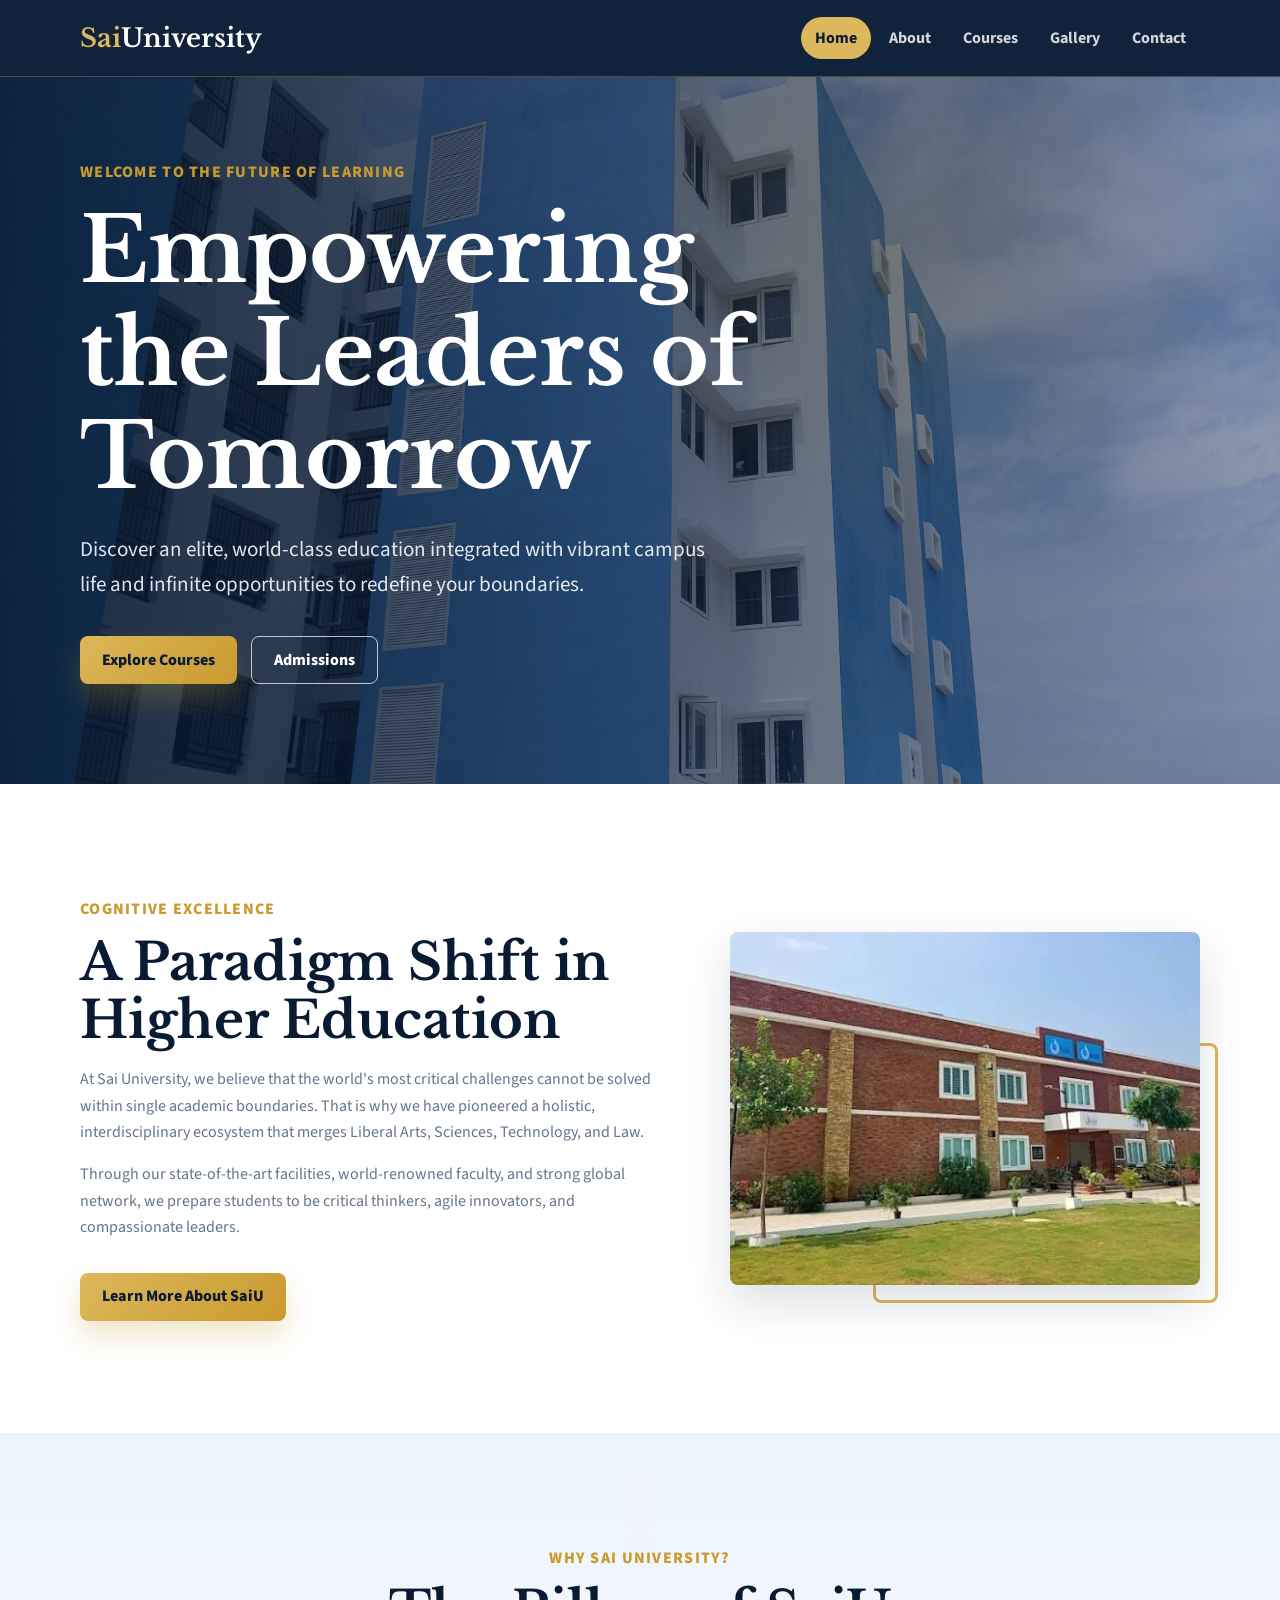
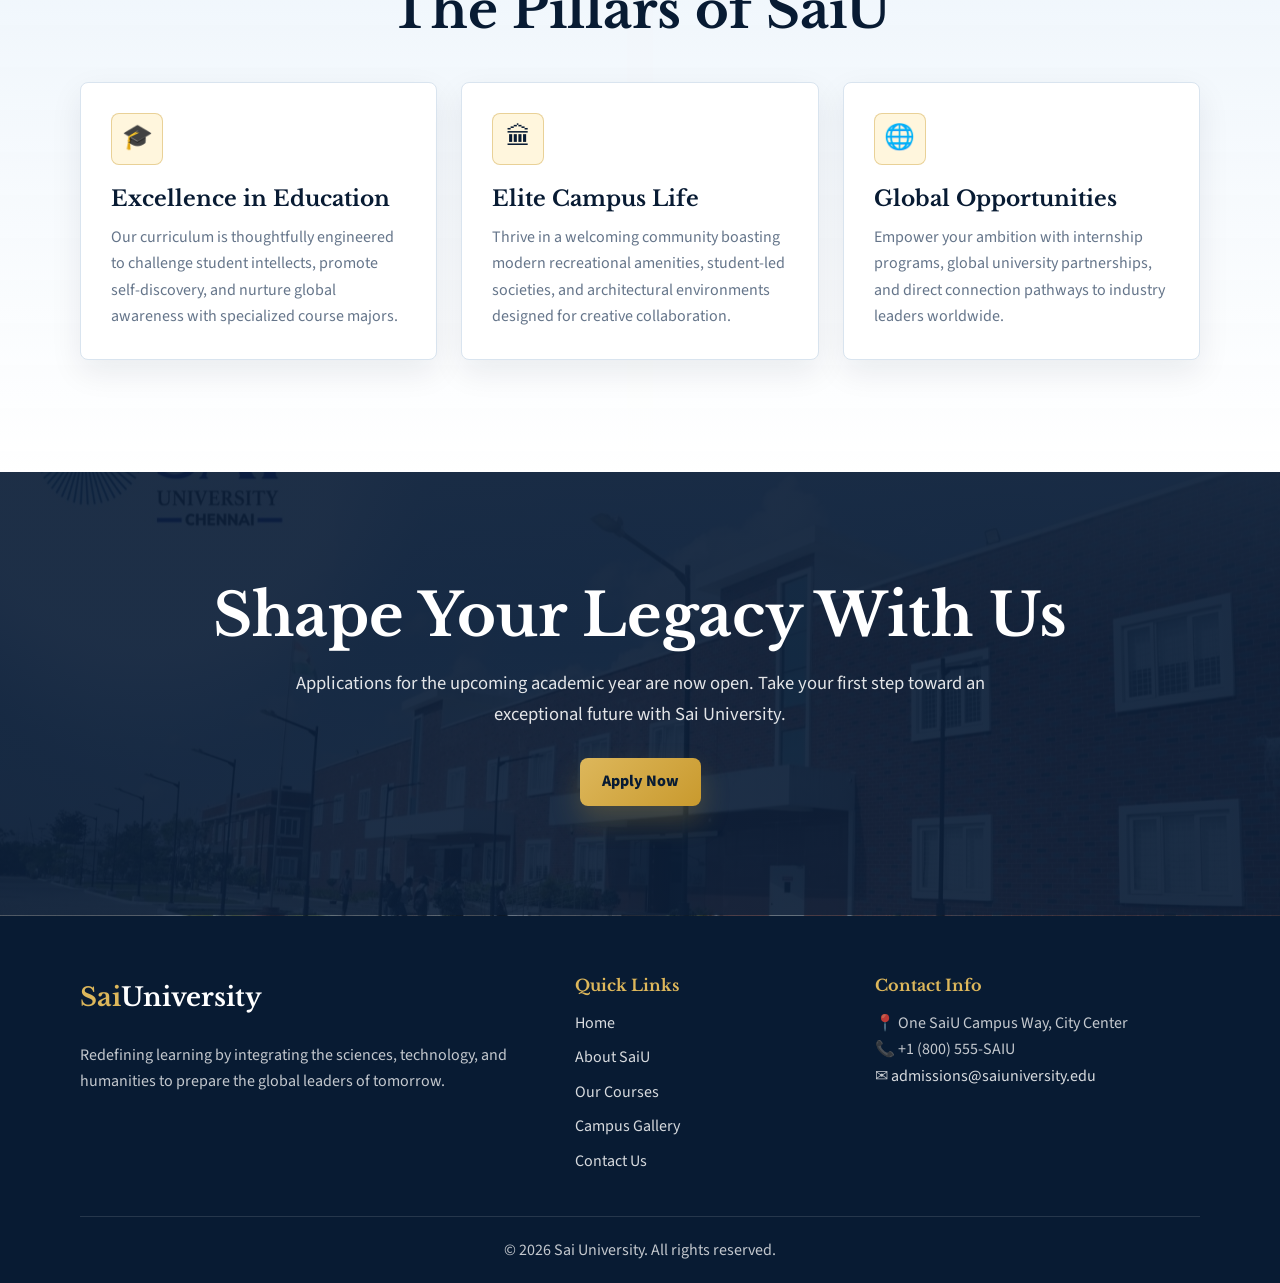
<file: index.html>
<!DOCTYPE html>
<html lang="en">
<head>
    <meta charset="UTF-8">
    <meta name="viewport" content="width=device-width, initial-scale=1.0">
    <meta name="description" content="Sai University (SaiU) - A premier global university in India integrating liberal arts, sciences, technology, and law.">
    <title>Sai University | Home</title>
    <!-- Master CSS Link -->
    <link rel="stylesheet" href="style.css">
</head>
<body>

    <!-- Premium Navigation Header -->
    <header class="site-header">
        <div class="nav-container">
            <a href="index.html" class="logo">
                <span class="logo-gold">Sai</span><span class="logo-white"> University</span>
            </a>
            <nav>
                <ul class="nav-menu">
                    <li><a href="index.html" class="nav-link active">Home</a></li>
                    <li><a href="about.html" class="nav-link">About</a></li>
                    <li><a href="courses.html" class="nav-link">Courses</a></li>
                    <li><a href="gallery.html" class="nav-link">Gallery</a></li>
                    <li><a href="contact.html" class="nav-link">Contact</a></li>
                </ul>
            </nav>
            <button class="hamburger" aria-label="Toggle Navigation">
                <span class="bar"></span>
                <span class="bar"></span>
                <span class="bar"></span>
            </button>
        </div>
    </header>

    <main>
        <!-- Magnificent Hero Section -->
        <section class="home-hero" style="background-image: url('images/building.webp');">
            <div class="container">
                <div class="home-hero-content">
                    <span class="home-hero-subtitle">Welcome to the Future of Learning</span>
                    <h1>Empowering the Leaders of Tomorrow</h1>
                    <p>Discover an elite, world-class education integrated with vibrant campus life and infinite opportunities to redefine your boundaries.</p>
                    <div class="cta-group">
                        <a href="courses.html" class="btn-gold">Explore Courses</a>
                        <a href="contact.html" class="btn-outline">Admissions</a>
                    </div>
                </div>
            </div>
        </section>

        <!-- Brief Narrative Intro -->
        <section class="section">
            <div class="container">
                <div class="split-section">
                    <div class="split-text-col">
                        <span class="section-subtitle">Cognitive Excellence</span>
                        <h2>A Paradigm Shift in Higher Education</h2>
                        <p>At Sai University, we believe that the world's most critical challenges cannot be solved within single academic boundaries. That is why we have pioneered a holistic, interdisciplinary ecosystem that merges Liberal Arts, Sciences, Technology, and Law.</p>
                        <p>Through our state-of-the-art facilities, world-renowned faculty, and strong global network, we prepare students to be critical thinkers, agile innovators, and compassionate leaders.</p>
                        <a href="about.html" class="btn-gold" style="margin-top: 1rem;">Learn More About SaiU</a>
                    </div>
                    <div class="split-image-col">
                        <img src="images/college.jpg" alt="Sai University Campus Life">
                    </div>
                </div>
            </div>
        </section>

        <!-- Dynamic Pillar Cards -->
        <section class="section section-bg">
            <div class="container">
                <div class="section-title-container">
                    <span class="section-subtitle">Why Sai University?</span>
                    <h2 class="section-title">The Pillars of SaiU</h2>
                </div>
                
                <div class="features-grid">
                    <div class="feature-card">
                        <div class="feature-icon-wrapper">&#127891;</div>
                        <h3>Excellence in Education</h3>
                        <p>Our curriculum is thoughtfully engineered to challenge student intellects, promote self-discovery, and nurture global awareness with specialized course majors.</p>
                    </div>
                    <div class="feature-card">
                        <div class="feature-icon-wrapper">&#127963;</div>
                        <h3>Elite Campus Life</h3>
                        <p>Thrive in a welcoming community boasting modern recreational amenities, student-led societies, and architectural environments designed for creative collaboration.</p>
                    </div>
                    <div class="feature-card">
                        <div class="feature-icon-wrapper">&#127760;</div>
                        <h3>Global Opportunities</h3>
                        <p>Empower your ambition with internship programs, global university partnerships, and direct connection pathways to industry leaders worldwide.</p>
                    </div>
                </div>
            </div>
        </section>

        <!-- Admissions Call to Action -->
        <section class="cta-banner" style="background-image: linear-gradient(rgba(10, 29, 55, 0.92), rgba(10, 29, 55, 0.92)), url('images/entrance.jpg');">
            <div class="container">
                <h2>Shape Your Legacy With Us</h2>
                <p>Applications for the upcoming academic year are now open. Take your first step toward an exceptional future with Sai University.</p>
                <a href="contact.html" class="btn-gold">Apply Now</a>
            </div>
        </section>
    </main>

    <!-- Premium Footer -->
    <footer class="site-footer">
        <div class="container">
            <div class="footer-grid">
                <div class="footer-brand">
                    <a href="index.html" class="logo" style="margin-bottom: 1.5rem;">
                        <span class="logo-gold">Sai</span><span class="logo-white"> University</span>
                    </a>
                    <p>Redefining learning by integrating the sciences, technology, and humanities to prepare the global leaders of tomorrow.</p>
                </div>
                <div class="footer-col">
                    <h4>Quick Links</h4>
                    <ul class="footer-links-list">
                        <li><a href="index.html">Home</a></li>
                        <li><a href="about.html">About SaiU</a></li>
                        <li><a href="courses.html">Our Courses</a></li>
                        <li><a href="gallery.html">Campus Gallery</a></li>
                        <li><a href="contact.html">Contact Us</a></li>
                    </ul>
                </div>
                <div class="footer-col">
                    <h4>Contact Info</h4>
                    <div class="footer-contact-details">
                        <p><span class="icon">&#128205;</span> One SaiU Campus Way, City Center</p>
                        <p><span class="icon">&#128222;</span> +1 (800) 555-SAIU</p>
                        <p><span class="icon">&#9993;</span> <a href="mailto:admissions@saiuniversity.edu">admissions@saiuniversity.edu</a></p>
                    </div>
                </div>
            </div>
            <div class="footer-bottom">
                <p>&copy; 2026 Sai University. All rights reserved.</p>
            </div>
        </div>
    </footer>

    <!-- Master Script Link -->
    <script src="script.js"></script>
</body>
</html>
</file>
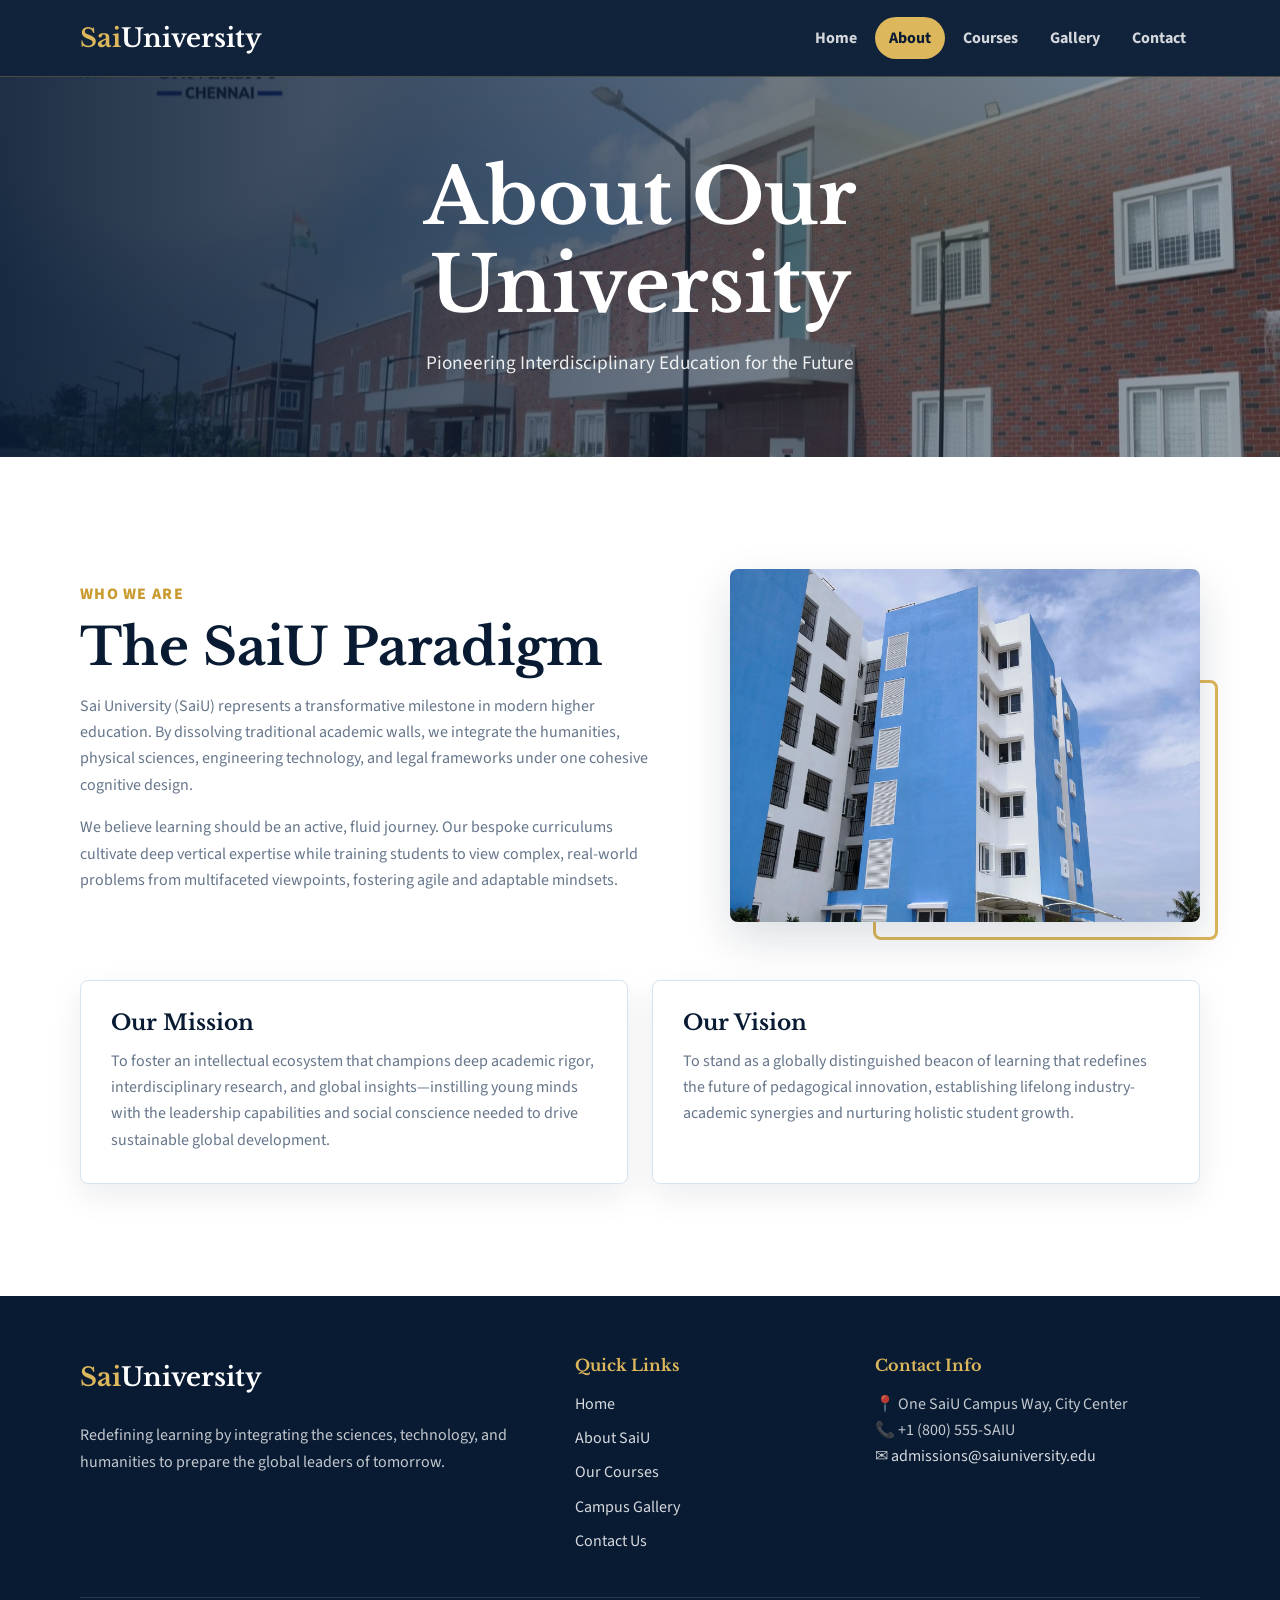
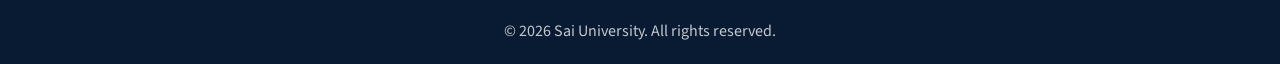
<file: about.html>
<!DOCTYPE html>
<html lang="en">
<head>
    <meta charset="UTF-8">
    <meta name="viewport" content="width=device-width, initial-scale=1.0">
    <meta name="description" content="Learn about Sai University's unique educational paradigm, mission, vision, and core interdisciplinary values.">
    <title>About | Sai University</title>
    <!-- Master CSS Link -->
    <link rel="stylesheet" href="style.css">
</head>
<body>

    <!-- Premium Navigation Header -->
    <header class="site-header">
        <div class="nav-container">
            <a href="index.html" class="logo">
                <span class="logo-gold">Sai</span><span class="logo-white"> University</span>
            </a>
            <nav>
                <ul class="nav-menu">
                    <li><a href="index.html" class="nav-link">Home</a></li>
                    <li><a href="about.html" class="nav-link active">About</a></li>
                    <li><a href="courses.html" class="nav-link">Courses</a></li>
                    <li><a href="gallery.html" class="nav-link">Gallery</a></li>
                    <li><a href="contact.html" class="nav-link">Contact</a></li>
                </ul>
            </nav>
            <button class="hamburger" aria-label="Toggle Navigation">
                <span class="bar"></span>
                <span class="bar"></span>
                <span class="bar"></span>
            </button>
        </div>
    </header>

    <main>
        <!-- Majestic Inner Page Hero -->
        <section class="hero-banner" style="background-image: url('images/entrance.jpg');">
            <div class="hero-banner-content">
                <h1>About Our University</h1>
                <p>Pioneering Interdisciplinary Education for the Future</p>
            </div>
        </section>

        <!-- Our Paradigm Narrative Section -->
        <section class="section">
            <div class="container">
                <div class="split-section">
                    <div class="split-text-col">
                        <span class="section-subtitle">Who We Are</span>
                        <h2>The SaiU Paradigm</h2>
                        <p>Sai University (SaiU) represents a transformative milestone in modern higher education. By dissolving traditional academic walls, we integrate the humanities, physical sciences, engineering technology, and legal frameworks under one cohesive cognitive design.</p>
                        <p>We believe learning should be an active, fluid journey. Our bespoke curriculums cultivate deep vertical expertise while training students to view complex, real-world problems from multifaceted viewpoints, fostering agile and adaptable mindsets.</p>
                    </div>
                    <div class="split-image-col">
                        <img src="images/building.webp" alt="Sai University Campus Building">
                    </div>
                </div>

                <!-- Mission & Vision Value Cards -->
                <div class="values-grid">
                    <div class="value-card">
                        <h3>Our Mission</h3>
                        <p>To foster an intellectual ecosystem that champions deep academic rigor, interdisciplinary research, and global insights—instilling young minds with the leadership capabilities and social conscience needed to drive sustainable global development.</p>
                    </div>
                    <div class="value-card">
                        <h3>Our Vision</h3>
                        <p>To stand as a globally distinguished beacon of learning that redefines the future of pedagogical innovation, establishing lifelong industry-academic synergies and nurturing holistic student growth.</p>
                    </div>
                </div>
            </div>
        </section>
    </main>

    <!-- Premium Footer -->
    <footer class="site-footer">
        <div class="container">
            <div class="footer-grid">
                <div class="footer-brand">
                    <a href="index.html" class="logo" style="margin-bottom: 1.5rem;">
                        <span class="logo-gold">Sai</span><span class="logo-white"> University</span>
                    </a>
                    <p>Redefining learning by integrating the sciences, technology, and humanities to prepare the global leaders of tomorrow.</p>
                </div>
                <div class="footer-col">
                    <h4>Quick Links</h4>
                    <ul class="footer-links-list">
                        <li><a href="index.html">Home</a></li>
                        <li><a href="about.html">About SaiU</a></li>
                        <li><a href="courses.html">Our Courses</a></li>
                        <li><a href="gallery.html">Campus Gallery</a></li>
                        <li><a href="contact.html">Contact Us</a></li>
                    </ul>
                </div>
                <div class="footer-col">
                    <h4>Contact Info</h4>
                    <div class="footer-contact-details">
                        <p><span class="icon">&#128205;</span> One SaiU Campus Way, City Center</p>
                        <p><span class="icon">&#128222;</span> +1 (800) 555-SAIU</p>
                        <p><span class="icon">&#9993;</span> <a href="mailto:admissions@saiuniversity.edu">admissions@saiuniversity.edu</a></p>
                    </div>
                </div>
            </div>
            <div class="footer-bottom">
                <p>&copy; 2026 Sai University. All rights reserved.</p>
            </div>
        </div>
    </footer>

    <!-- Master Script Link -->
    <script src="script.js"></script>
</body>
</html>
</file>
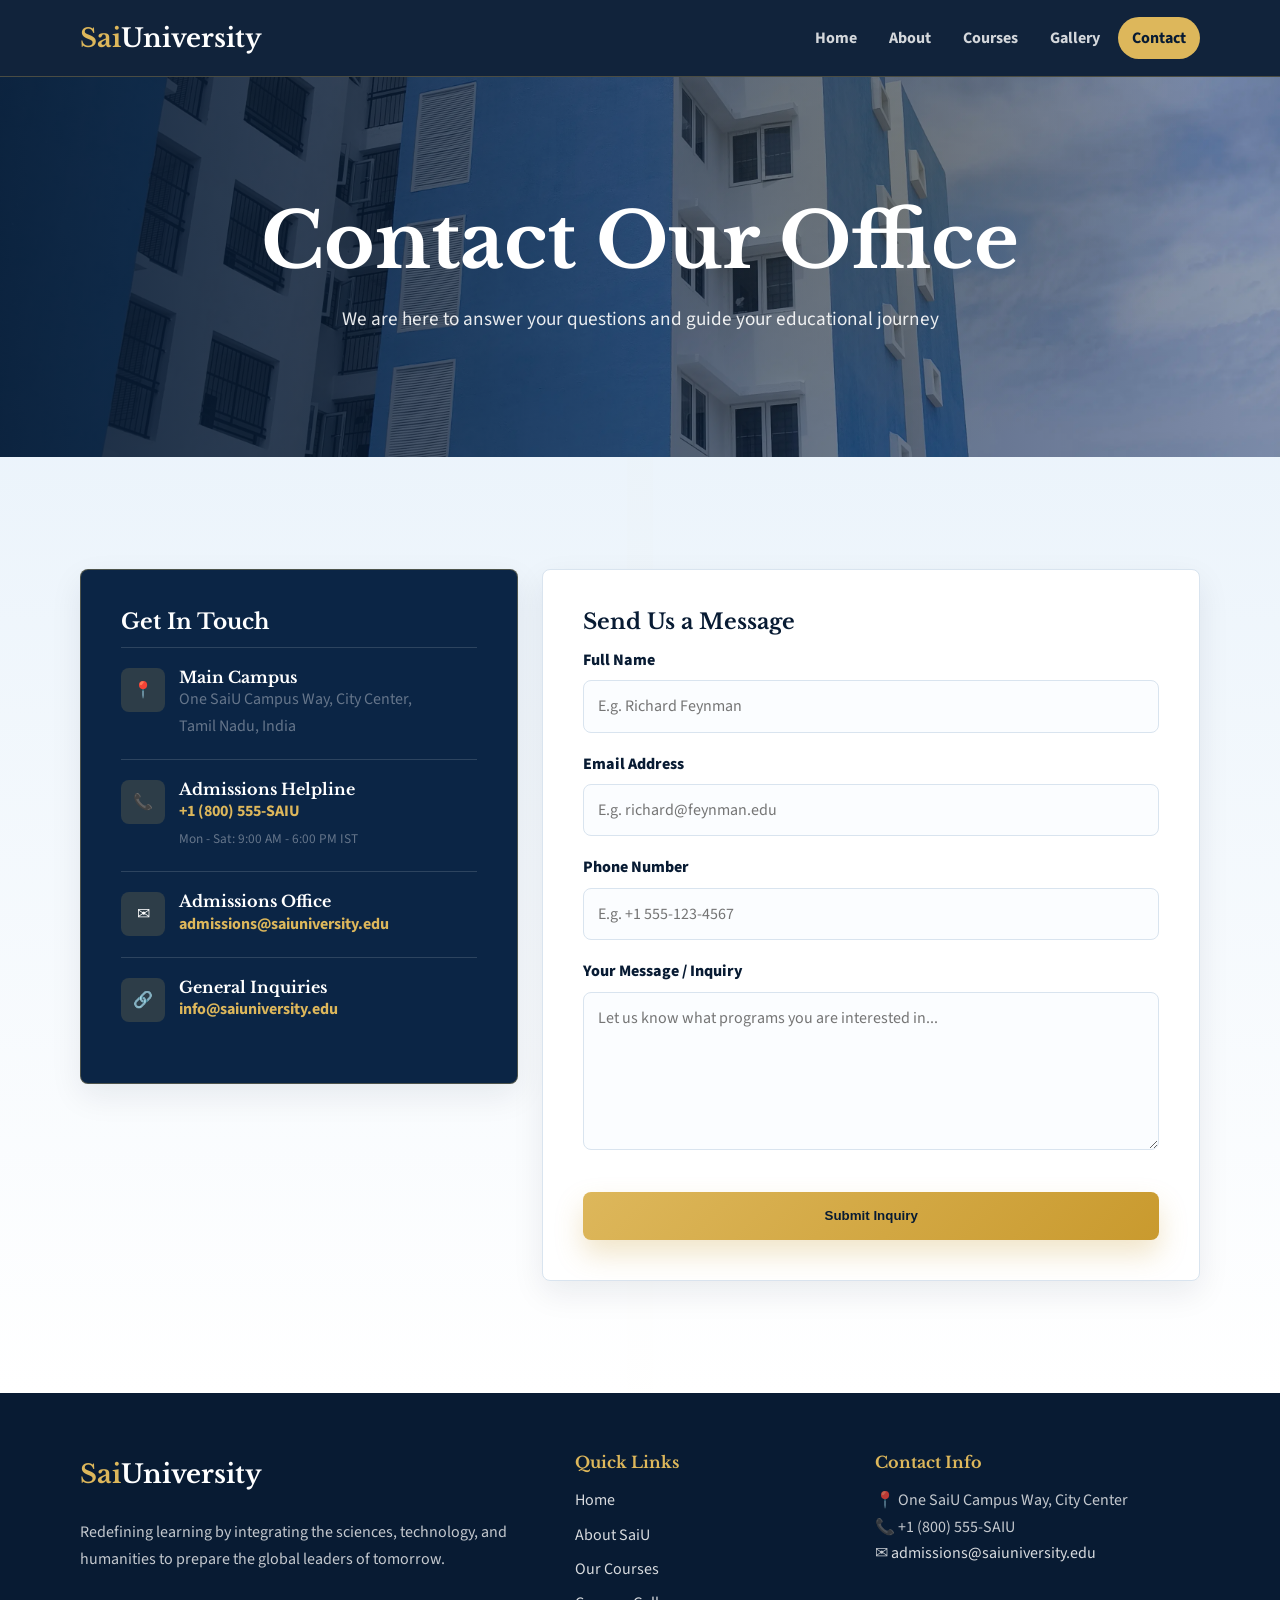
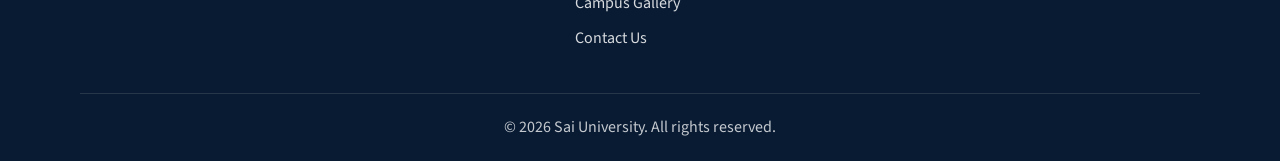
<file: contact.html>
<!DOCTYPE html>
<html lang="en">
<head>
    <meta charset="UTF-8">
    <meta name="viewport" content="width=device-width, initial-scale=1.0">
    <meta name="description" content="Get in touch with the admissions and administrative office of Sai University.">
    <title>Contact | Sai University</title>
    <!-- Master CSS Link -->
    <link rel="stylesheet" href="style.css">
</head>
<body>

    <!-- Premium Navigation Header -->
    <header class="site-header">
        <div class="nav-container">
            <a href="index.html" class="logo">
                <span class="logo-gold">Sai</span><span class="logo-white"> University</span>
            </a>
            <nav>
                <ul class="nav-menu">
                    <li><a href="index.html" class="nav-link">Home</a></li>
                    <li><a href="about.html" class="nav-link">About</a></li>
                    <li><a href="courses.html" class="nav-link">Courses</a></li>
                    <li><a href="gallery.html" class="nav-link">Gallery</a></li>
                    <li><a href="contact.html" class="nav-link active">Contact</a></li>
                </ul>
            </nav>
            <button class="hamburger" aria-label="Toggle Navigation">
                <span class="bar"></span>
                <span class="bar"></span>
                <span class="bar"></span>
            </button>
        </div>
    </header>

    <main>
        <!-- Majestic Inner Page Hero -->
        <section class="hero-banner" style="background-image: url('images/building.webp');">
            <div class="hero-banner-content">
                <h1>Contact Our Office</h1>
                <p>We are here to answer your questions and guide your educational journey</p>
            </div>
        </section>

        <!-- Split Contact Grid Section -->
        <section class="section section-bg">
            <div class="container">
                <div class="contact-grid">
                    <!-- Left: Contact Details Panel -->
                    <div class="contact-info-panel">
                        <h3>Get In Touch</h3>
                        
                        <!-- Location -->
                        <div class="contact-item">
                            <span class="contact-icon">&#128205;</span>
                            <div class="contact-text">
                                <h4>Main Campus</h4>
                                <p>One SaiU Campus Way, City Center,<br>Tamil Nadu, India</p>
                            </div>
                        </div>

                        <!-- Phone -->
                        <div class="contact-item">
                            <span class="contact-icon">&#128222;</span>
                            <div class="contact-text">
                                <h4>Admissions Helpline</h4>
                                <p><a href="tel:+18005557248">+1 (800) 555-SAIU</a></p>
                                <p><small>Mon - Sat: 9:00 AM - 6:00 PM IST</small></p>
                            </div>
                        </div>

                        <!-- Email -->
                        <div class="contact-item">
                            <span class="contact-icon">&#9993;</span>
                            <div class="contact-text">
                                <h4>Admissions Office</h4>
                                <p><a href="mailto:admissions@saiuniversity.edu">admissions@saiuniversity.edu</a></p>
                            </div>
                        </div>

                        <!-- General Inquiries -->
                        <div class="contact-item">
                            <span class="contact-icon">&#128279;</span>
                            <div class="contact-text">
                                <h4>General Inquiries</h4>
                                <p><a href="mailto:info@saiuniversity.edu">info@saiuniversity.edu</a></p>
                            </div>
                        </div>
                    </div>

                    <!-- Right: Elegant Form Card -->
                    <div class="contact-form-card">
                        <h3>Send Us a Message</h3>
                        <form name="contact" action="/thank-you" method="POST" data-netlify="true" netlify-honeypot="bot-field">
                            <!-- Hidden honeypot field to filter spam bots -->
                            <p style="display:none">
                                <label>Don't fill this out if you are a human: <input name="bot-field"></label>
                            </p>

                            <div class="form-group">
                                <label for="name">Full Name</label>
                                <input type="text" id="name" name="name" class="form-control" placeholder="E.g. Richard Feynman" required>
                            </div>

                            <div class="form-group">
                                <label for="email">Email Address</label>
                                <input type="email" id="email" name="email" class="form-control" placeholder="E.g. richard@feynman.edu" required>
                            </div>

                            <div class="form-group">
                                <label for="phone">Phone Number</label>
                                <input type="tel" id="phone" name="phone" class="form-control" placeholder="E.g. +1 555-123-4567" required>
                            </div>

                            <div class="form-group">
                                <label for="message">Your Message / Inquiry</label>
                                <textarea id="message" name="message" class="form-control" rows="5" placeholder="Let us know what programs you are interested in..." required></textarea>
                            </div>

                            <button type="submit" class="btn-gold" style="width: 100%; text-align: center; border: none; margin-top: 1rem;">Submit Inquiry</button>
                        </form>
                    </div>
                </div>
            </div>
        </section>
    </main>

    <!-- Premium Footer -->
    <footer class="site-footer">
        <div class="container">
            <div class="footer-grid">
                <div class="footer-brand">
                    <a href="index.html" class="logo" style="margin-bottom: 1.5rem;">
                        <span class="logo-gold">Sai</span><span class="logo-white"> University</span>
                    </a>
                    <p>Redefining learning by integrating the sciences, technology, and humanities to prepare the global leaders of tomorrow.</p>
                </div>
                <div class="footer-col">
                    <h4>Quick Links</h4>
                    <ul class="footer-links-list">
                        <li><a href="index.html">Home</a></li>
                        <li><a href="about.html">About SaiU</a></li>
                        <li><a href="courses.html">Our Courses</a></li>
                        <li><a href="gallery.html">Campus Gallery</a></li>
                        <li><a href="contact.html">Contact Us</a></li>
                    </ul>
                </div>
                <div class="footer-col">
                    <h4>Contact Info</h4>
                    <div class="footer-contact-details">
                        <p><span class="icon">&#128205;</span> One SaiU Campus Way, City Center</p>
                        <p><span class="icon">&#128222;</span> +1 (800) 555-SAIU</p>
                        <p><span class="icon">&#9993;</span> <a href="mailto:admissions@saiuniversity.edu">admissions@saiuniversity.edu</a></p>
                    </div>
                </div>
            </div>
            <div class="footer-bottom">
                <p>&copy; 2026 Sai University. All rights reserved.</p>
            </div>
        </div>
    </footer>

    <!-- Master Script Link -->
    <script src="script.js"></script>
</body>
</html>
</file>
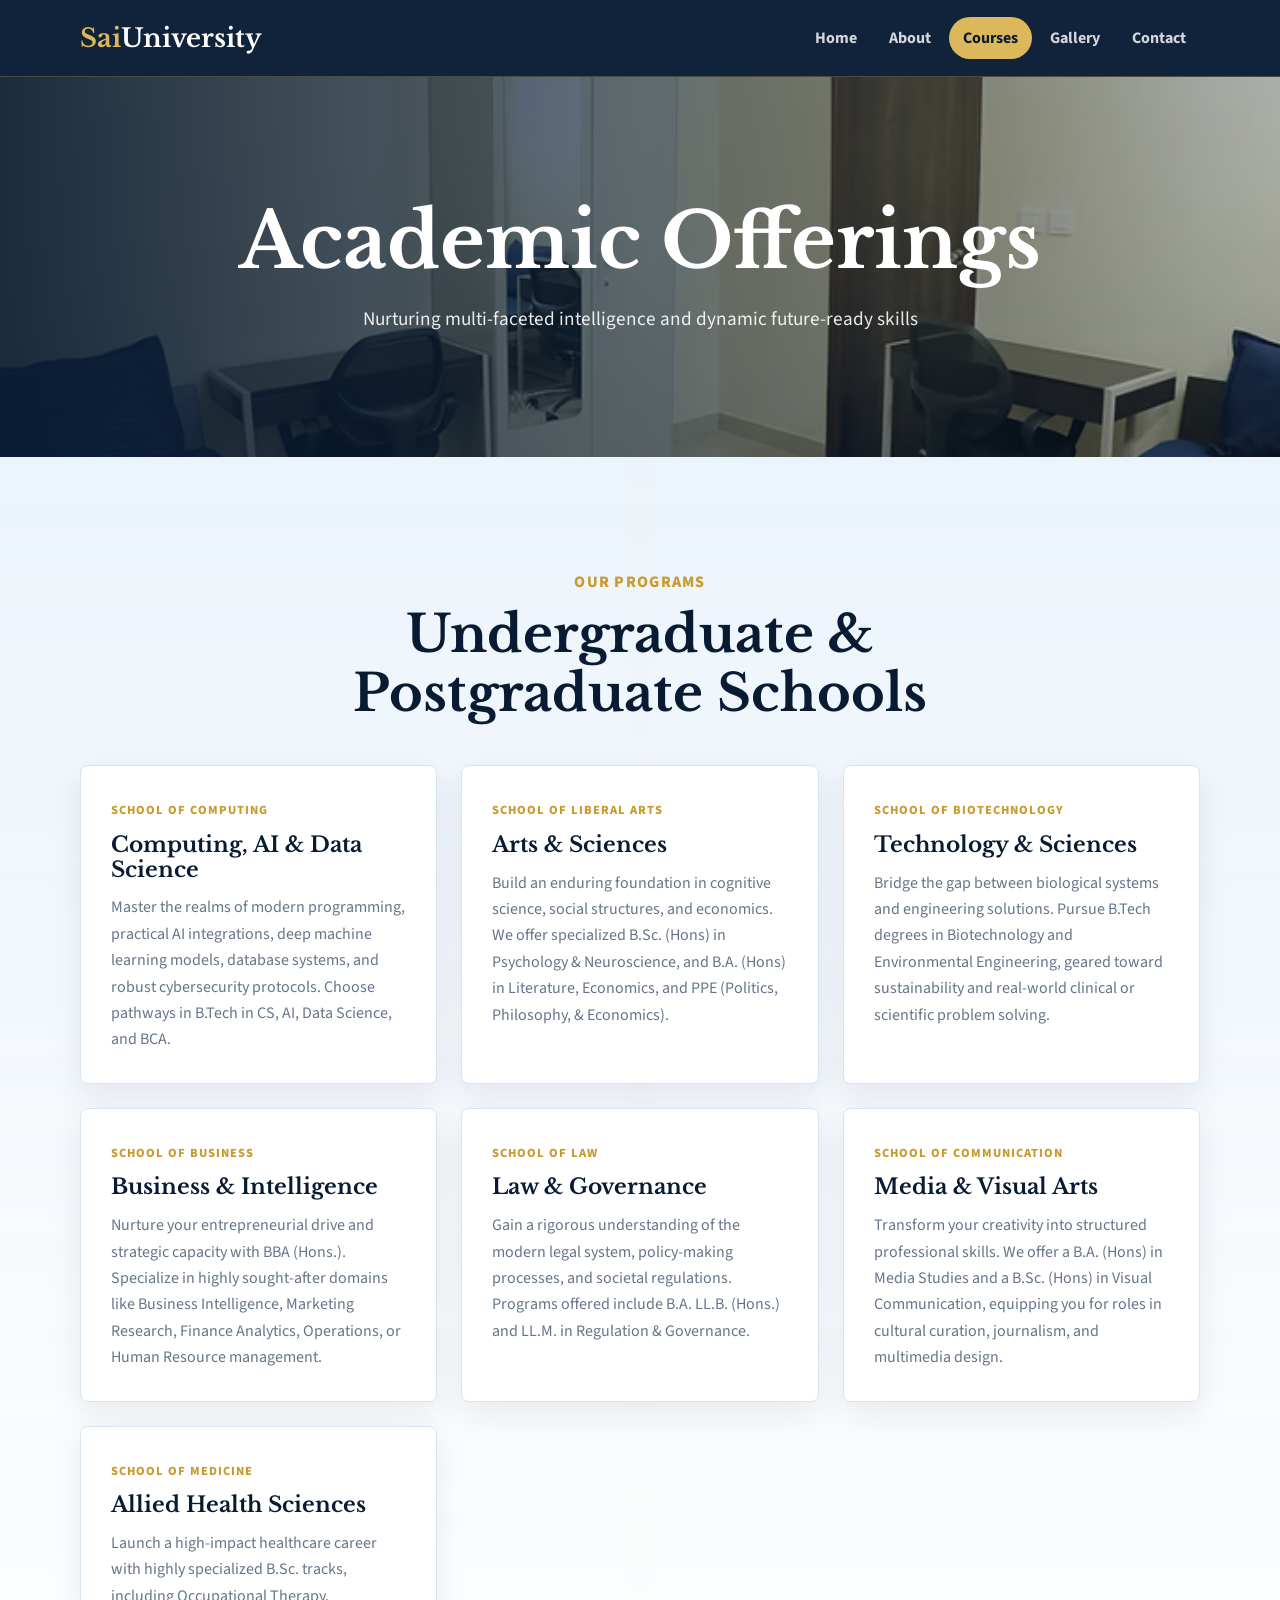
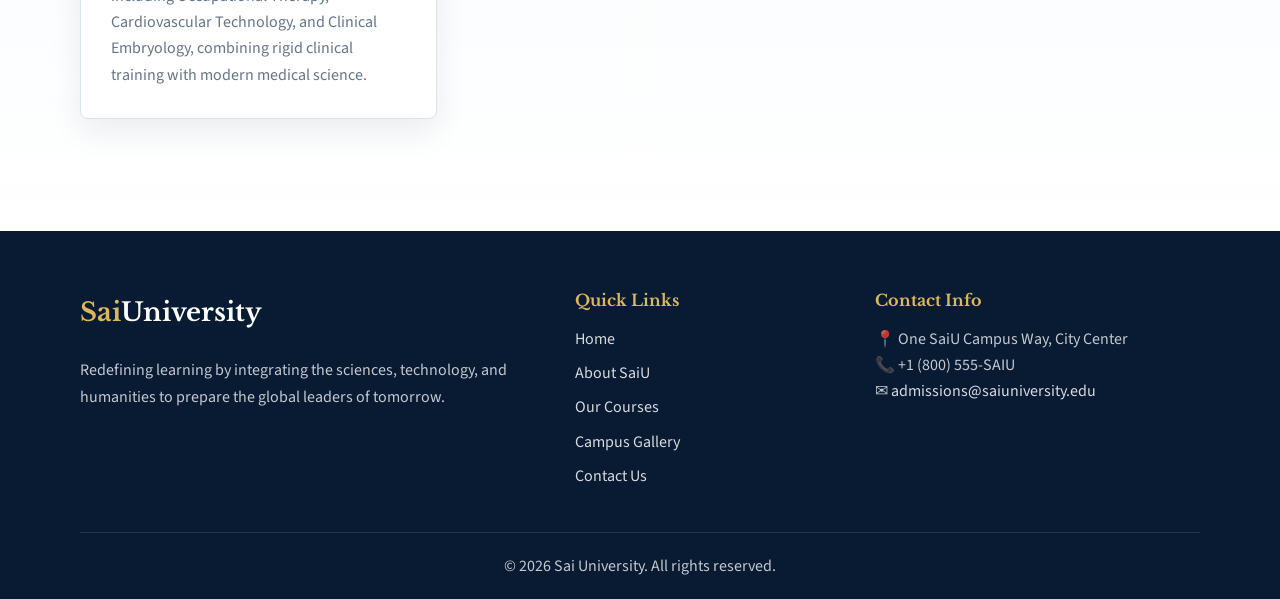
<file: courses.html>
<!DOCTYPE html>
<html lang="en">
<head>
    <meta charset="UTF-8">
    <meta name="viewport" content="width=device-width, initial-scale=1.0">
    <meta name="description" content="Explore the diverse interdisciplinary courses at Sai University across computing, sciences, law, business, and technology.">
    <title>Courses | Sai University</title>
    <!-- Master CSS Link -->
    <link rel="stylesheet" href="style.css">
</head>
<body>

    <!-- Premium Navigation Header -->
    <header class="site-header">
        <div class="nav-container">
            <a href="index.html" class="logo">
                <span class="logo-gold">Sai</span><span class="logo-white"> University</span>
            </a>
            <nav>
                <ul class="nav-menu">
                    <li><a href="index.html" class="nav-link">Home</a></li>
                    <li><a href="about.html" class="nav-link">About</a></li>
                    <li><a href="courses.html" class="nav-link active">Courses</a></li>
                    <li><a href="gallery.html" class="nav-link">Gallery</a></li>
                    <li><a href="contact.html" class="nav-link">Contact</a></li>
                </ul>
            </nav>
            <button class="hamburger" aria-label="Toggle Navigation">
                <span class="bar"></span>
                <span class="bar"></span>
                <span class="bar"></span>
            </button>
        </div>
    </header>

    <main>
        <!-- Majestic Inner Page Hero -->
        <section class="hero-banner" style="background-image: url('images/student residence_jpg.avif');">
            <div class="hero-banner-content">
                <h1>Academic Offerings</h1>
                <p>Nurturing multi-faceted intelligence and dynamic future-ready skills</p>
            </div>
        </section>

        <!-- Courses Grid Section -->
        <section class="section section-bg">
            <div class="container">
                <div class="section-title-container">
                    <span class="section-subtitle">Our Programs</span>
                    <h2 class="section-title">Undergraduate & Postgraduate Schools</h2>
                </div>

                <div class="courses-grid">
                    <!-- Course 1 -->
                    <article class="course-card">
                        <span class="course-tag">School of Computing</span>
                        <h3>Computing, AI & Data Science</h3>
                        <p>Master the realms of modern programming, practical AI integrations, deep machine learning models, database systems, and robust cybersecurity protocols. Choose pathways in B.Tech in CS, AI, Data Science, and BCA.</p>
                    </article>

                    <!-- Course 2 -->
                    <article class="course-card">
                        <span class="course-tag">School of Liberal Arts</span>
                        <h3>Arts & Sciences</h3>
                        <p>Build an enduring foundation in cognitive science, social structures, and economics. We offer specialized B.Sc. (Hons) in Psychology & Neuroscience, and B.A. (Hons) in Literature, Economics, and PPE (Politics, Philosophy, & Economics).</p>
                    </article>

                    <!-- Course 3 -->
                    <article class="course-card">
                        <span class="course-tag">School of Biotechnology</span>
                        <h3>Technology & Sciences</h3>
                        <p>Bridge the gap between biological systems and engineering solutions. Pursue B.Tech degrees in Biotechnology and Environmental Engineering, geared toward sustainability and real-world clinical or scientific problem solving.</p>
                    </article>

                    <!-- Course 4 -->
                    <article class="course-card">
                        <span class="course-tag">School of Business</span>
                        <h3>Business & Intelligence</h3>
                        <p>Nurture your entrepreneurial drive and strategic capacity with BBA (Hons.). Specialize in highly sought-after domains like Business Intelligence, Marketing Research, Finance Analytics, Operations, or Human Resource management.</p>
                    </article>

                    <!-- Course 5 -->
                    <article class="course-card">
                        <span class="course-tag">School of Law</span>
                        <h3>Law & Governance</h3>
                        <p>Gain a rigorous understanding of the modern legal system, policy-making processes, and societal regulations. Programs offered include B.A. LL.B. (Hons.) and LL.M. in Regulation & Governance.</p>
                    </article>

                    <!-- Course 6 -->
                    <article class="course-card">
                        <span class="course-tag">School of Communication</span>
                        <h3>Media & Visual Arts</h3>
                        <p>Transform your creativity into structured professional skills. We offer a B.A. (Hons) in Media Studies and a B.Sc. (Hons) in Visual Communication, equipping you for roles in cultural curation, journalism, and multimedia design.</p>
                    </article>

                    <!-- Course 7 -->
                    <article class="course-card">
                        <span class="course-tag">School of Medicine</span>
                        <h3>Allied Health Sciences</h3>
                        <p>Launch a high-impact healthcare career with highly specialized B.Sc. tracks, including Occupational Therapy, Cardiovascular Technology, and Clinical Embryology, combining rigid clinical training with modern medical science.</p>
                    </article>
                </div>
            </div>
        </section>
    </main>

    <!-- Premium Footer -->
    <footer class="site-footer">
        <div class="container">
            <div class="footer-grid">
                <div class="footer-brand">
                    <a href="index.html" class="logo" style="margin-bottom: 1.5rem;">
                        <span class="logo-gold">Sai</span><span class="logo-white"> University</span>
                    </a>
                    <p>Redefining learning by integrating the sciences, technology, and humanities to prepare the global leaders of tomorrow.</p>
                </div>
                <div class="footer-col">
                    <h4>Quick Links</h4>
                    <ul class="footer-links-list">
                        <li><a href="index.html">Home</a></li>
                        <li><a href="about.html">About SaiU</a></li>
                        <li><a href="courses.html">Our Courses</a></li>
                        <li><a href="gallery.html">Campus Gallery</a></li>
                        <li><a href="contact.html">Contact Us</a></li>
                    </ul>
                </div>
                <div class="footer-col">
                    <h4>Contact Info</h4>
                    <div class="footer-contact-details">
                        <p><span class="icon">&#128205;</span> One SaiU Campus Way, City Center</p>
                        <p><span class="icon">&#128222;</span> +1 (800) 555-SAIU</p>
                        <p><span class="icon">&#9993;</span> <a href="mailto:admissions@saiuniversity.edu">admissions@saiuniversity.edu</a></p>
                    </div>
                </div>
            </div>
            <div class="footer-bottom">
                <p>&copy; 2026 Sai University. All rights reserved.</p>
            </div>
        </div>
    </footer>

    <!-- Master Script Link -->
    <script src="script.js"></script>
</body>
</html>
</file>
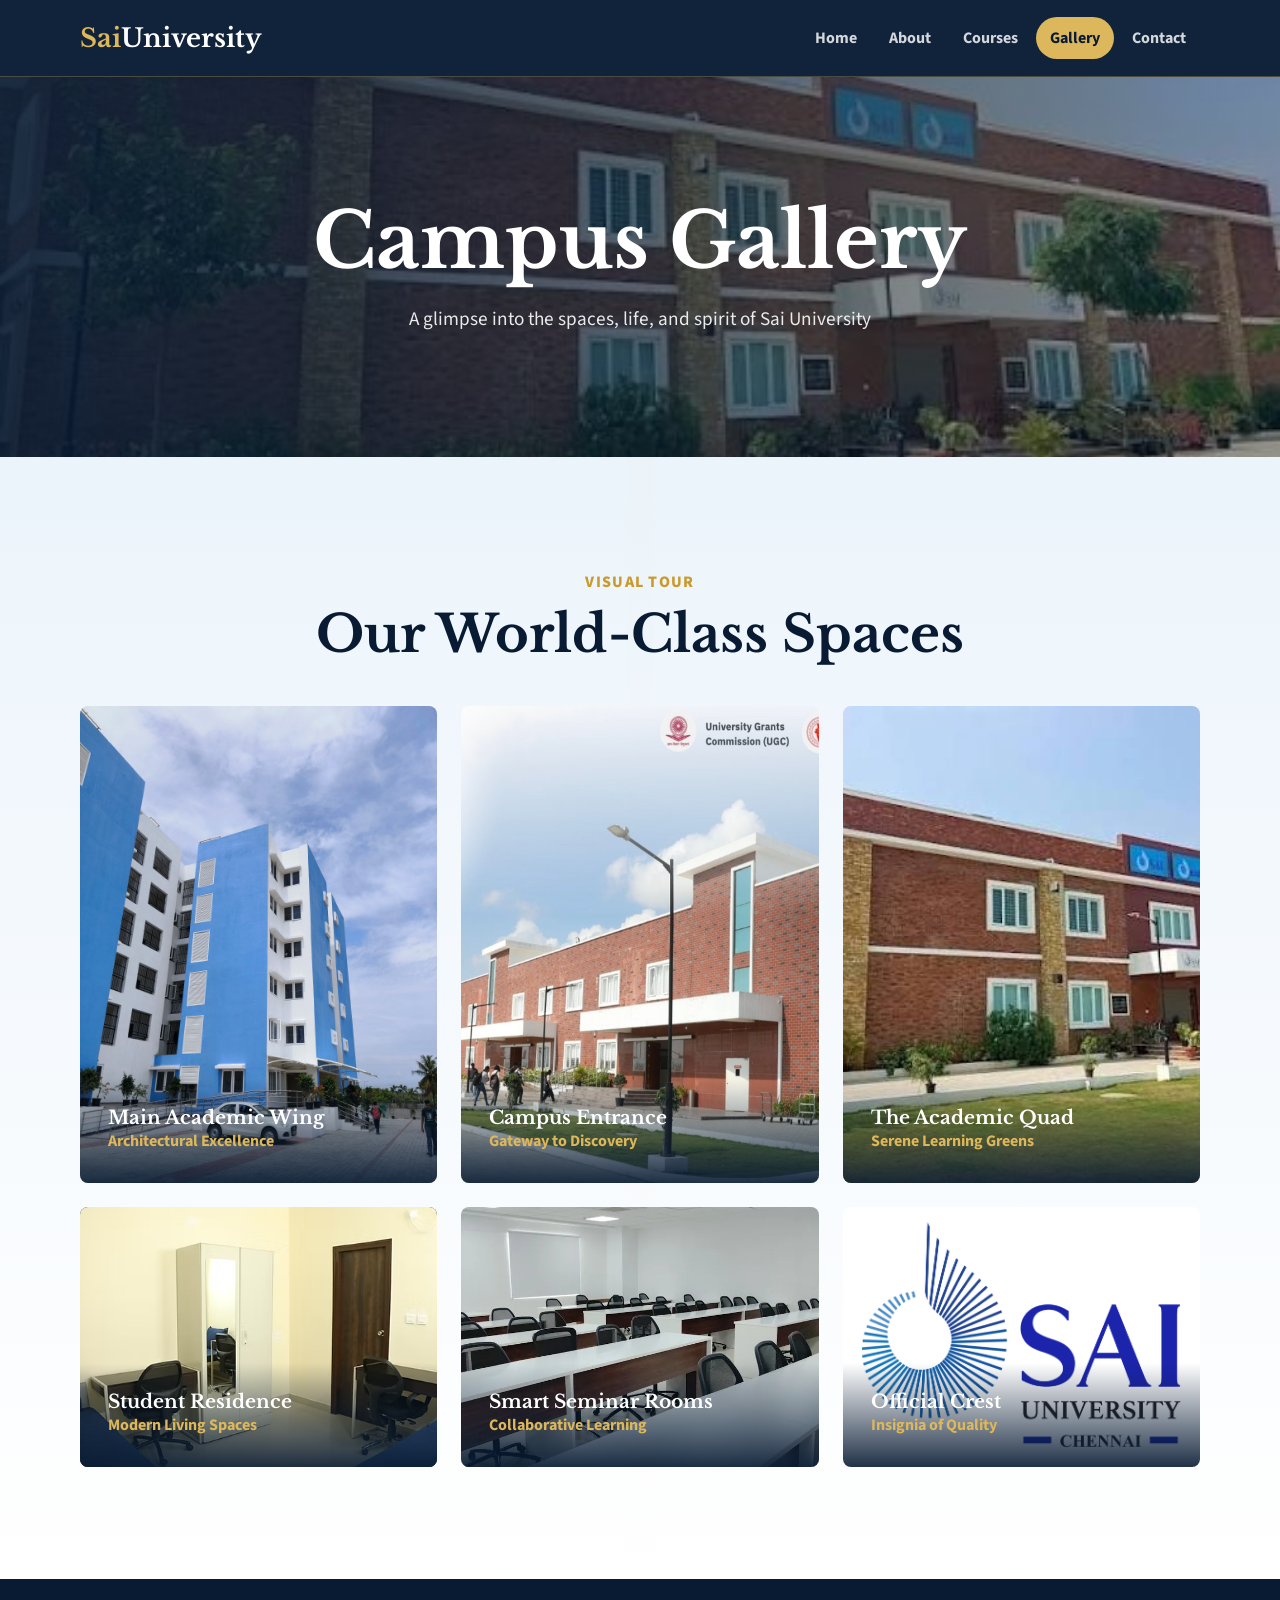
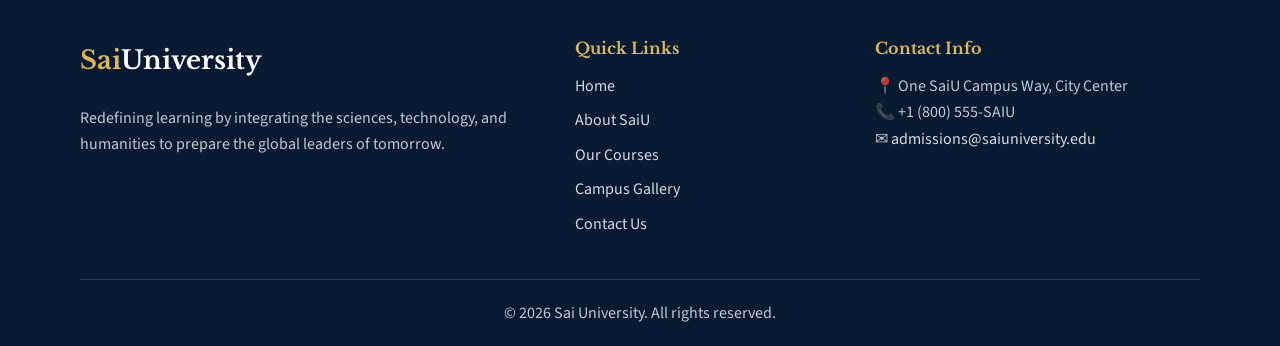
<file: gallery.html>
<!DOCTYPE html>
<html lang="en">
<head>
    <meta charset="UTF-8">
    <meta name="viewport" content="width=device-width, initial-scale=1.0">
    <meta name="description" content="View beautiful campus photographs, academic facilities, and modern infrastructure of Sai University.">
    <title>Gallery | Sai University</title>
    <!-- Master CSS Link -->
    <link rel="stylesheet" href="style.css">
</head>
<body>

    <!-- Premium Navigation Header -->
    <header class="site-header">
        <div class="nav-container">
            <a href="index.html" class="logo">
                <span class="logo-gold">Sai</span><span class="logo-white"> University</span>
            </a>
            <nav>
                <ul class="nav-menu">
                    <li><a href="index.html" class="nav-link">Home</a></li>
                    <li><a href="about.html" class="nav-link">About</a></li>
                    <li><a href="courses.html" class="nav-link">Courses</a></li>
                    <li><a href="gallery.html" class="nav-link active">Gallery</a></li>
                    <li><a href="contact.html" class="nav-link">Contact</a></li>
                </ul>
            </nav>
            <button class="hamburger" aria-label="Toggle Navigation">
                <span class="bar"></span>
                <span class="bar"></span>
                <span class="bar"></span>
            </button>
        </div>
    </header>

    <main>
        <!-- Majestic Inner Page Hero -->
        <section class="hero-banner" style="background-image: url('images/college.jpg');">
            <div class="hero-banner-content">
                <h1>Campus Gallery</h1>
                <p>A glimpse into the spaces, life, and spirit of Sai University</p>
            </div>
        </section>

        <!-- Gallery Showcase Section -->
        <section class="section section-bg">
            <div class="container">
                <div class="section-title-container">
                    <span class="section-subtitle">Visual Tour</span>
                    <h2 class="section-title">Our World-Class Spaces</h2>
                </div>

                <div class="gallery-grid">
                    <!-- Image 1 -->
                    <div class="gallery-card">
                        <img src="images/building.webp" alt="Sai University Main Building">
                        <div class="gallery-overlay">
                            <h3>Main Academic Wing</h3>
                            <p>Architectural Excellence</p>
                        </div>
                    </div>

                    <!-- Image 2 -->
                    <div class="gallery-card">
                        <img src="images/entrance.jpg" alt="Sai University Entrance Gateway">
                        <div class="gallery-overlay">
                            <h3>Campus Entrance</h3>
                            <p>Gateway to Discovery</p>
                        </div>
                    </div>

                    <!-- Image 3 -->
                    <div class="gallery-card">
                        <img src="images/college.jpg" alt="Academic Quad and Lawns">
                        <div class="gallery-overlay">
                            <h3>The Academic Quad</h3>
                            <p>Serene Learning Greens</p>
                        </div>
                    </div>

                    <!-- Image 4 -->
                    <div class="gallery-card">
                        <img src="images/student residence_jpg.avif" alt="Modern Student Residence">
                        <div class="gallery-overlay">
                            <h3>Student Residence</h3>
                            <p>Modern Living Spaces</p>
                        </div>
                    </div>

                    <!-- Image 5 -->
                    <div class="gallery-card">
                        <img src="images/class" alt="Smart Seminar Classroom">
                        <div class="gallery-overlay">
                            <h3>Smart Seminar Rooms</h3>
                            <p>Collaborative Learning</p>
                        </div>
                    </div>

                    <!-- Image 6 -->
                    <div class="gallery-card">
                        <img src="images/saiu logo.png" alt="Official Sai University Crest">
                        <div class="gallery-overlay">
                            <h3>Official Crest</h3>
                            <p>Insignia of Quality</p>
                        </div>
                    </div>
                </div>
            </div>
        </section>
    </main>

    <!-- Premium Footer -->
    <footer class="site-footer">
        <div class="container">
            <div class="footer-grid">
                <div class="footer-brand">
                    <a href="index.html" class="logo" style="margin-bottom: 1.5rem;">
                        <span class="logo-gold">Sai</span><span class="logo-white"> University</span>
                    </a>
                    <p>Redefining learning by integrating the sciences, technology, and humanities to prepare the global leaders of tomorrow.</p>
                </div>
                <div class="footer-col">
                    <h4>Quick Links</h4>
                    <ul class="footer-links-list">
                        <li><a href="index.html">Home</a></li>
                        <li><a href="about.html">About SaiU</a></li>
                        <li><a href="courses.html">Our Courses</a></li>
                        <li><a href="gallery.html">Campus Gallery</a></li>
                        <li><a href="contact.html">Contact Us</a></li>
                    </ul>
                </div>
                <div class="footer-col">
                    <h4>Contact Info</h4>
                    <div class="footer-contact-details">
                        <p><span class="icon">&#128205;</span> One SaiU Campus Way, City Center</p>
                        <p><span class="icon">&#128222;</span> +1 (800) 555-SAIU</p>
                        <p><span class="icon">&#9993;</span> <a href="mailto:admissions@saiuniversity.edu">admissions@saiuniversity.edu</a></p>
                    </div>
                </div>
            </div>
            <div class="footer-bottom">
                <p>&copy; 2026 Sai University. All rights reserved.</p>
            </div>
        </div>
    </footer>

    <!-- Master Script Link -->
    <script src="script.js"></script>
</body>
</html>
</file>
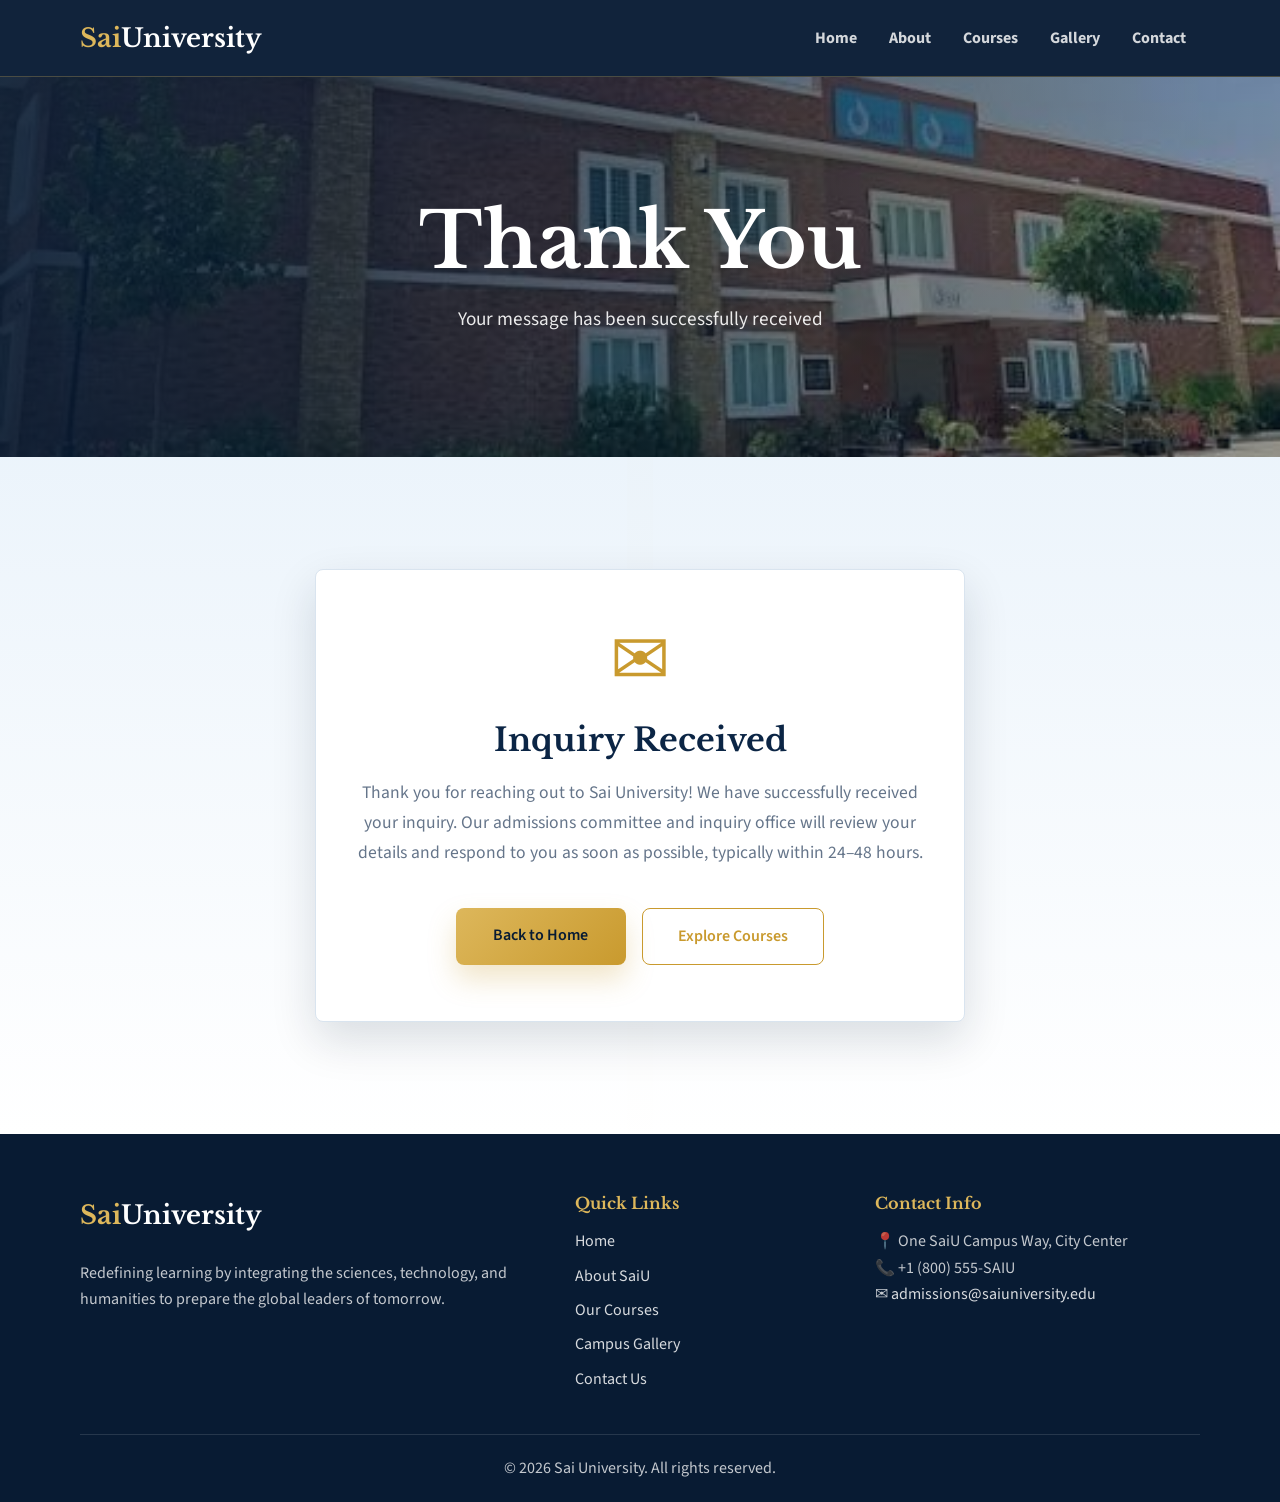
<file: thank-you.html>
<!DOCTYPE html>
<html lang="en">
<head>
    <meta charset="UTF-8">
    <meta name="viewport" content="width=device-width, initial-scale=1.0">
    <meta name="description" content="Thank you for contacting Sai University. We have received your inquiry.">
    <title>Inquiry Submitted | Sai University</title>
    <!-- Master CSS Link -->
    <link rel="stylesheet" href="style.css">
</head>
<body>

    <!-- Premium Navigation Header -->
    <header class="site-header">
        <div class="nav-container">
            <a href="index.html" class="logo">
                <span class="logo-gold">Sai</span><span class="logo-white"> University</span>
            </a>
            <nav>
                <ul class="nav-menu">
                    <li><a href="index.html" class="nav-link">Home</a></li>
                    <li><a href="about.html" class="nav-link">About</a></li>
                    <li><a href="courses.html" class="nav-link">Courses</a></li>
                    <li><a href="gallery.html" class="nav-link">Gallery</a></li>
                    <li><a href="contact.html" class="nav-link">Contact</a></li>
                </ul>
            </nav>
            <button class="hamburger" aria-label="Toggle Navigation">
                <span class="bar"></span>
                <span class="bar"></span>
                <span class="bar"></span>
            </button>
        </div>
    </header>

    <main>
        <!-- Majestic Inner Page Hero -->
        <section class="hero-banner" style="background-image: url('images/college.jpg');">
            <div class="hero-banner-content">
                <h1>Thank You</h1>
                <p>Your message has been successfully received</p>
            </div>
        </section>

        <!-- Elegant Thank You Section -->
        <section class="section section-bg">
            <div class="container" style="max-width: 650px; text-align: center;">
                <div class="contact-form-card" style="padding: 3.5rem 2rem; border-radius: var(--radius); margin: 0 auto; box-shadow: var(--shadow);">
                    <div style="font-size: 4.5rem; color: var(--gold-500); margin-bottom: 1.5rem; line-height: 1;">&#9993;</div>
                    <h2 style="font-family: 'Libre Baskerville', Georgia, serif; color: var(--navy-900); margin-bottom: 1.2rem; font-size: 2rem;">Inquiry Received</h2>
                    <p style="color: var(--muted); font-size: 1.1rem; line-height: 1.7; margin-bottom: 2.5rem;">
                        Thank you for reaching out to Sai University! We have successfully received your inquiry. Our admissions committee and inquiry office will review your details and respond to you as soon as possible, typically within 24–48 hours.
                    </p>
                    <div style="display: flex; gap: 1rem; justify-content: center; flex-wrap: wrap;">
                        <a href="index.html" class="btn-gold" style="padding: 0.9rem 2.2rem; border-radius: var(--radius); text-align: center; min-width: 170px; display: inline-block; font-weight: 600;">Back to Home</a>
                        <a href="courses.html" class="btn-outline" style="padding: 0.9rem 2.2rem; border-radius: var(--radius); text-align: center; min-width: 170px; display: inline-block; border: 1.5px solid var(--gold-500); color: var(--gold-500); background: transparent; font-weight: 600; box-sizing: border-box;">Explore Courses</a>
                    </div>
                </div>
            </div>
        </section>
    </main>

    <!-- Premium Footer -->
    <footer class="site-footer">
        <div class="container">
            <div class="footer-grid">
                <div class="footer-brand">
                    <a href="index.html" class="logo" style="margin-bottom: 1.5rem;">
                        <span class="logo-gold">Sai</span><span class="logo-white"> University</span>
                    </a>
                    <p>Redefining learning by integrating the sciences, technology, and humanities to prepare the global leaders of tomorrow.</p>
                </div>
                <div class="footer-col">
                    <h4>Quick Links</h4>
                    <ul class="footer-links-list">
                        <li><a href="index.html">Home</a></li>
                        <li><a href="about.html">About SaiU</a></li>
                        <li><a href="courses.html">Our Courses</a></li>
                        <li><a href="gallery.html">Campus Gallery</a></li>
                        <li><a href="contact.html">Contact Us</a></li>
                    </ul>
                </div>
                <div class="footer-col">
                    <h4>Contact Info</h4>
                    <div class="footer-contact-details">
                        <p><span class="icon">&#128205;</span> One SaiU Campus Way, City Center</p>
                        <p><span class="icon">&#128222;</span> +1 (800) 555-SAIU</p>
                        <p><span class="icon">&#9993;</span> <a href="mailto:admissions@saiuniversity.edu">admissions@saiuniversity.edu</a></p>
                    </div>
                </div>
            </div>
            <div class="footer-bottom">
                <p>&copy; 2026 Sai University. All rights reserved.</p>
            </div>
        </div>
    </footer>

    <!-- Master Script Link -->
    <script src="script.js"></script>
</body>
</html>
</file>
<file: style.css>
@import url("https://fonts.googleapis.com/css2?family=Libre+Baskerville:wght@400;700&family=Source+Sans+3:wght@400;500;600;700&display=swap");

:root {
    --navy-950: #081b33;
    --navy-900: #0b2545;
    --navy-800: #123a63;
    --blue-700: #1d5f99;
    --blue-100: #eaf3fb;
    --gold-500: #c99a2e;
    --gold-400: #ddb75b;
    --gold-100: #fff6dd;
    --white: #ffffff;
    --ink: #17304a;
    --muted: #65758a;
    --line: #d9e4ef;
    --shadow: 0 18px 45px rgba(8, 27, 51, 0.14);
    --radius: 8px;
}

* {
    box-sizing: border-box;
}

html {
    scroll-behavior: smooth;
}

body {
    margin: 0;
    color: var(--ink);
    background: var(--white);
    font-family: "Source Sans 3", Georgia, serif;
    font-size: 16px;
    line-height: 1.65;
}

img {
    display: block;
    max-width: 100%;
}

a {
    color: inherit;
    text-decoration: none;
}

.container,
.nav-container {
    width: min(1120px, calc(100% - 40px));
    margin: 0 auto;
}

.site-header {
    position: sticky;
    top: 0;
    z-index: 20;
    background: rgba(8, 27, 51, 0.96);
    border-bottom: 1px solid rgba(221, 183, 91, 0.28);
    backdrop-filter: blur(16px);
}

.nav-container {
    min-height: 76px;
    display: flex;
    align-items: center;
    justify-content: space-between;
    gap: 24px;
}

.logo {
    display: inline-flex;
    align-items: baseline;
    font-family: "Libre Baskerville", Georgia, serif;
    font-size: clamp(1.3rem, 2vw, 1.75rem);
    font-weight: 700;
    letter-spacing: 0;
    white-space: nowrap;
}

.logo-gold {
    color: var(--gold-400);
}

.logo-white {
    color: var(--white);
}

.nav-menu {
    display: flex;
    align-items: center;
    gap: 4px;
    padding: 0;
    margin: 0;
    list-style: none;
}

.nav-link {
    display: inline-flex;
    align-items: center;
    min-height: 42px;
    padding: 0 14px;
    color: rgba(255, 255, 255, 0.82);
    font-weight: 700;
    border-radius: 999px;
    transition: color 180ms ease, background 180ms ease;
}

.nav-link:hover,
.nav-link:focus-visible,
.nav-link.active {
    color: var(--navy-950);
    background: var(--gold-400);
    outline: none;
}

.hamburger {
    display: none;
    width: 44px;
    height: 44px;
    padding: 0;
    border: 1px solid rgba(255, 255, 255, 0.28);
    border-radius: 8px;
    background: transparent;
    cursor: pointer;
}

.bar {
    display: block;
    width: 20px;
    height: 2px;
    margin: 5px auto;
    background: var(--white);
    transition: transform 180ms ease, opacity 180ms ease;
}

.hamburger.active .bar:nth-child(1) {
    transform: translateY(7px) rotate(45deg);
}

.hamburger.active .bar:nth-child(2) {
    opacity: 0;
}

.hamburger.active .bar:nth-child(3) {
    transform: translateY(-7px) rotate(-45deg);
}

.home-hero,
.hero-banner,
.cta-banner {
    position: relative;
    isolation: isolate;
    color: var(--white);
    background-position: center;
    background-size: cover;
}

.home-hero::before,
.hero-banner::before {
    content: "";
    position: absolute;
    inset: 0;
    z-index: -1;
    background:
        linear-gradient(90deg, rgba(8, 27, 51, 0.91), rgba(8, 27, 51, 0.58) 58%, rgba(8, 27, 51, 0.34)),
        radial-gradient(circle at 72% 22%, rgba(221, 183, 91, 0.3), transparent 30%);
}

.home-hero {
    min-height: 650px;
    display: flex;
    align-items: center;
}

.home-hero-content {
    width: min(720px, 100%);
    padding: 82px 0 100px;
}

.home-hero-subtitle,
.section-subtitle,
.course-tag {
    color: var(--gold-500);
    font-weight: 800;
    letter-spacing: 0.08em;
    text-transform: uppercase;
}

h1,
h2,
h3,
h4 {
    margin: 0;
    color: var(--navy-950);
    font-family: "Libre Baskerville", Georgia, serif;
    line-height: 1.15;
}

.home-hero h1,
.hero-banner h1,
.cta-banner h2 {
    color: var(--white);
}

.home-hero h1 {
    max-width: 760px;
    margin-top: 14px;
    font-size: clamp(3rem, 7vw, 5.8rem);
}

.home-hero p {
    max-width: 650px;
    margin: 24px 0 0;
    color: rgba(255, 255, 255, 0.88);
    font-size: clamp(1.12rem, 2vw, 1.32rem);
}

.cta-group {
    display: flex;
    flex-wrap: wrap;
    gap: 14px;
    margin-top: 34px;
}

.btn-gold,
.btn-outline {
    display: inline-flex;
    align-items: center;
    justify-content: center;
    min-height: 48px;
    padding: 0 22px;
    border-radius: 8px;
    font-weight: 800;
    transition: transform 180ms ease, box-shadow 180ms ease, background 180ms ease, color 180ms ease;
}

.btn-gold {
    color: var(--navy-950);
    background: linear-gradient(135deg, var(--gold-400), var(--gold-500));
    box-shadow: 0 14px 28px rgba(201, 154, 46, 0.26);
}

.btn-outline {
    color: var(--white);
    border: 1px solid rgba(255, 255, 255, 0.72);
}

.btn-gold:hover,
.btn-outline:hover,
.btn-gold:focus-visible,
.btn-outline:focus-visible {
    transform: translateY(-2px);
    outline: none;
}

.btn-outline:hover,
.btn-outline:focus-visible {
    color: var(--navy-950);
    background: var(--white);
}

.section {
    padding: clamp(68px, 9vw, 112px) 0;
}

.section-bg {
    background:
        linear-gradient(180deg, rgba(234, 243, 251, 0.92), rgba(255, 255, 255, 0.98)),
        linear-gradient(90deg, transparent 0 49%, rgba(201, 154, 46, 0.1) 49% 51%, transparent 51%);
}

.split-section {
    display: grid;
    grid-template-columns: minmax(0, 1fr) minmax(320px, 0.82fr);
    gap: clamp(34px, 6vw, 76px);
    align-items: center;
}

.split-text-col h2,
.section-title {
    margin-top: 10px;
    font-size: clamp(2rem, 4vw, 3.35rem);
}

.split-text-col p,
.section-title-container p {
    color: var(--muted);
}

.split-image-col {
    position: relative;
}

.split-image-col::after {
    content: "";
    position: absolute;
    right: -18px;
    bottom: -18px;
    z-index: -1;
    width: 72%;
    height: 72%;
    border: 3px solid var(--gold-400);
    border-radius: var(--radius);
}

.split-image-col img {
    width: 100%;
    aspect-ratio: 4 / 3;
    object-fit: cover;
    border-radius: var(--radius);
    box-shadow: var(--shadow);
}

.section-title-container {
    max-width: 760px;
    margin: 0 auto 42px;
    text-align: center;
}

.features-grid,
.values-grid,
.courses-grid,
.gallery-grid,
.contact-grid {
    display: grid;
    gap: 24px;
}

.features-grid {
    grid-template-columns: repeat(3, minmax(0, 1fr));
}

.values-grid {
    grid-template-columns: repeat(2, minmax(0, 1fr));
    margin-top: 58px;
}

.courses-grid {
    grid-template-columns: repeat(3, minmax(0, 1fr));
}

.gallery-grid {
    grid-template-columns: repeat(3, minmax(0, 1fr));
}

.feature-card,
.value-card,
.course-card,
.contact-info-panel,
.contact-form-card {
    border: 1px solid var(--line);
    border-radius: var(--radius);
    background: var(--white);
    box-shadow: 0 12px 32px rgba(8, 27, 51, 0.08);
}

.feature-card,
.value-card,
.course-card {
    padding: 30px;
}

.feature-card,
.course-card,
.gallery-card {
    transition: transform 180ms ease, box-shadow 180ms ease, border-color 180ms ease;
}

.feature-card:hover,
.course-card:hover,
.gallery-card:hover {
    transform: translateY(-5px);
    border-color: rgba(201, 154, 46, 0.56);
    box-shadow: var(--shadow);
}

.feature-icon-wrapper {
    width: 52px;
    height: 52px;
    display: grid;
    place-items: center;
    margin-bottom: 22px;
    color: var(--navy-950);
    background: var(--gold-100);
    border: 1px solid rgba(201, 154, 46, 0.4);
    border-radius: 8px;
    font-size: 1.55rem;
}

.feature-card h3,
.value-card h3,
.course-card h3,
.contact-info-panel h3,
.contact-form-card h3 {
    margin-bottom: 12px;
    font-size: 1.35rem;
}

.feature-card p,
.value-card p,
.course-card p,
.contact-text p {
    margin: 0;
    color: var(--muted);
}

.course-tag {
    display: inline-flex;
    margin-bottom: 12px;
    font-size: 0.78rem;
}

.hero-banner {
    min-height: 380px;
    display: grid;
    place-items: center;
    text-align: center;
}

.hero-banner-content {
    width: min(820px, calc(100% - 40px));
    padding: 72px 0;
}

.hero-banner h1 {
    font-size: clamp(2.5rem, 6vw, 4.8rem);
}

.hero-banner p {
    margin: 18px 0 0;
    color: rgba(255, 255, 255, 0.9);
    font-size: 1.2rem;
}

.gallery-card {
    position: relative;
    overflow: hidden;
    min-height: 260px;
    border-radius: var(--radius);
    background: var(--navy-900);
}

.gallery-card img {
    width: 100%;
    height: 100%;
    min-height: 260px;
    object-fit: cover;
    transition: transform 300ms ease;
}

.gallery-card:hover img {
    transform: scale(1.04);
}

.gallery-overlay {
    position: absolute;
    inset: auto 0 0;
    padding: 28px;
    color: var(--white);
    background: linear-gradient(180deg, transparent, rgba(8, 27, 51, 0.9));
}

.gallery-overlay h3,
.gallery-overlay p {
    color: var(--white);
    margin: 0;
}

.gallery-overlay p {
    color: var(--gold-400);
    font-weight: 700;
}

.contact-grid {
    grid-template-columns: 0.8fr 1.2fr;
    align-items: start;
}

.contact-info-panel,
.contact-form-card {
    padding: clamp(26px, 4vw, 40px);
}

.contact-info-panel {
    color: var(--white);
    background: var(--navy-900);
    border-color: rgba(221, 183, 91, 0.32);
}

.contact-info-panel h3,
.contact-text h4 {
    color: var(--white);
}

.contact-item {
    display: grid;
    grid-template-columns: 44px 1fr;
    gap: 14px;
    padding: 20px 0;
    border-top: 1px solid rgba(255, 255, 255, 0.14);
}

.contact-icon {
    width: 44px;
    height: 44px;
    display: grid;
    place-items: center;
    border-radius: 8px;
    background: rgba(221, 183, 91, 0.16);
}

.contact-text a {
    color: var(--gold-400);
    font-weight: 700;
}

.form-group {
    margin-bottom: 18px;
}

label {
    display: block;
    margin-bottom: 7px;
    color: var(--navy-950);
    font-weight: 800;
}

.form-control {
    width: 100%;
    min-height: 48px;
    padding: 12px 14px;
    color: var(--ink);
    border: 1px solid var(--line);
    border-radius: 8px;
    background: #fbfdff;
    font: inherit;
    transition: border-color 180ms ease, box-shadow 180ms ease;
}

textarea.form-control {
    resize: vertical;
}

.form-control:focus {
    border-color: var(--blue-700);
    box-shadow: 0 0 0 4px rgba(29, 95, 153, 0.14);
    outline: none;
}

.cta-banner {
    padding: clamp(70px, 9vw, 110px) 0;
    text-align: center;
}

.cta-banner h2 {
    font-size: clamp(2rem, 5vw, 3.7rem);
}

.cta-banner p {
    max-width: 690px;
    margin: 18px auto 28px;
    color: rgba(255, 255, 255, 0.88);
    font-size: 1.16rem;
}

.site-footer {
    color: rgba(255, 255, 255, 0.76);
    background: var(--navy-950);
}

.footer-grid {
    display: grid;
    grid-template-columns: 1.4fr 0.8fr 1fr;
    gap: 40px;
    padding: 60px 0 42px;
}

.footer-brand p,
.footer-contact-details p {
    margin: 0;
}

.footer-col h4 {
    margin-bottom: 16px;
    color: var(--gold-400);
}

.footer-links-list {
    display: grid;
    gap: 8px;
    padding: 0;
    margin: 0;
    list-style: none;
}

.footer-links-list a,
.footer-contact-details a {
    color: rgba(255, 255, 255, 0.84);
}

.footer-links-list a:hover,
.footer-contact-details a:hover {
    color: var(--gold-400);
}

.footer-bottom {
    padding: 20px 0;
    border-top: 1px solid rgba(255, 255, 255, 0.12);
    text-align: center;
}

.footer-bottom p {
    margin: 0;
}

@media (max-width: 900px) {
    .hamburger {
        display: block;
    }

    nav {
        position: absolute;
        left: 0;
        right: 0;
        top: 76px;
    }

    .nav-menu {
        display: none;
        flex-direction: column;
        align-items: stretch;
        gap: 6px;
        padding: 16px 20px 22px;
        background: var(--navy-950);
        border-bottom: 1px solid rgba(221, 183, 91, 0.3);
    }

    .nav-menu.active {
        display: flex;
    }

    .nav-link {
        justify-content: center;
        border-radius: 8px;
    }

    .split-section,
    .contact-grid,
    .footer-grid {
        grid-template-columns: 1fr;
    }

    .features-grid,
    .values-grid,
    .courses-grid,
    .gallery-grid {
        grid-template-columns: repeat(2, minmax(0, 1fr));
    }
}

@media (max-width: 640px) {
    .container,
    .nav-container {
        width: min(100% - 28px, 1120px);
    }

    .home-hero {
        min-height: 560px;
    }

    .home-hero-content {
        padding: 68px 0 78px;
    }

    .features-grid,
    .values-grid,
    .courses-grid,
    .gallery-grid {
        grid-template-columns: 1fr;
    }

    .feature-card,
    .value-card,
    .course-card {
        padding: 24px;
    }

    .split-image-col::after {
        right: -8px;
        bottom: -8px;
    }

    .footer-grid {
        gap: 28px;
    }
}
</file>
